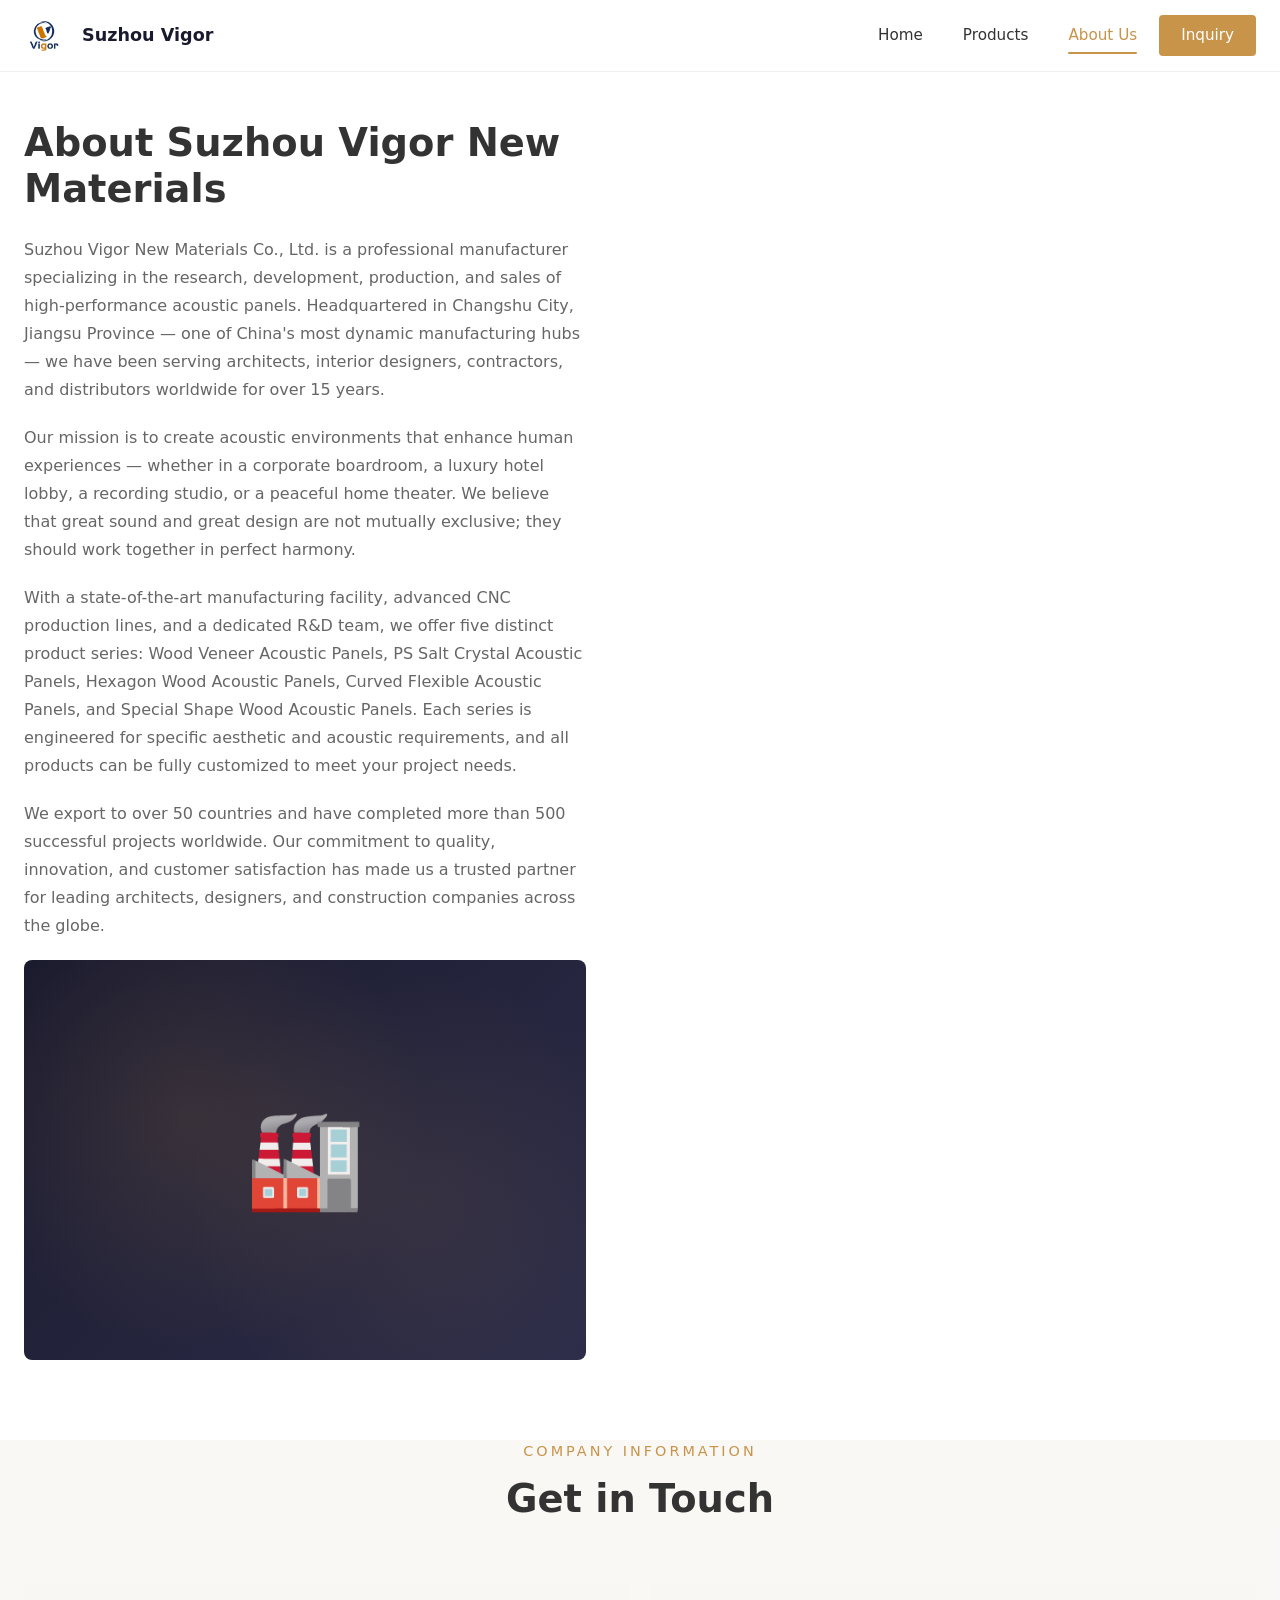
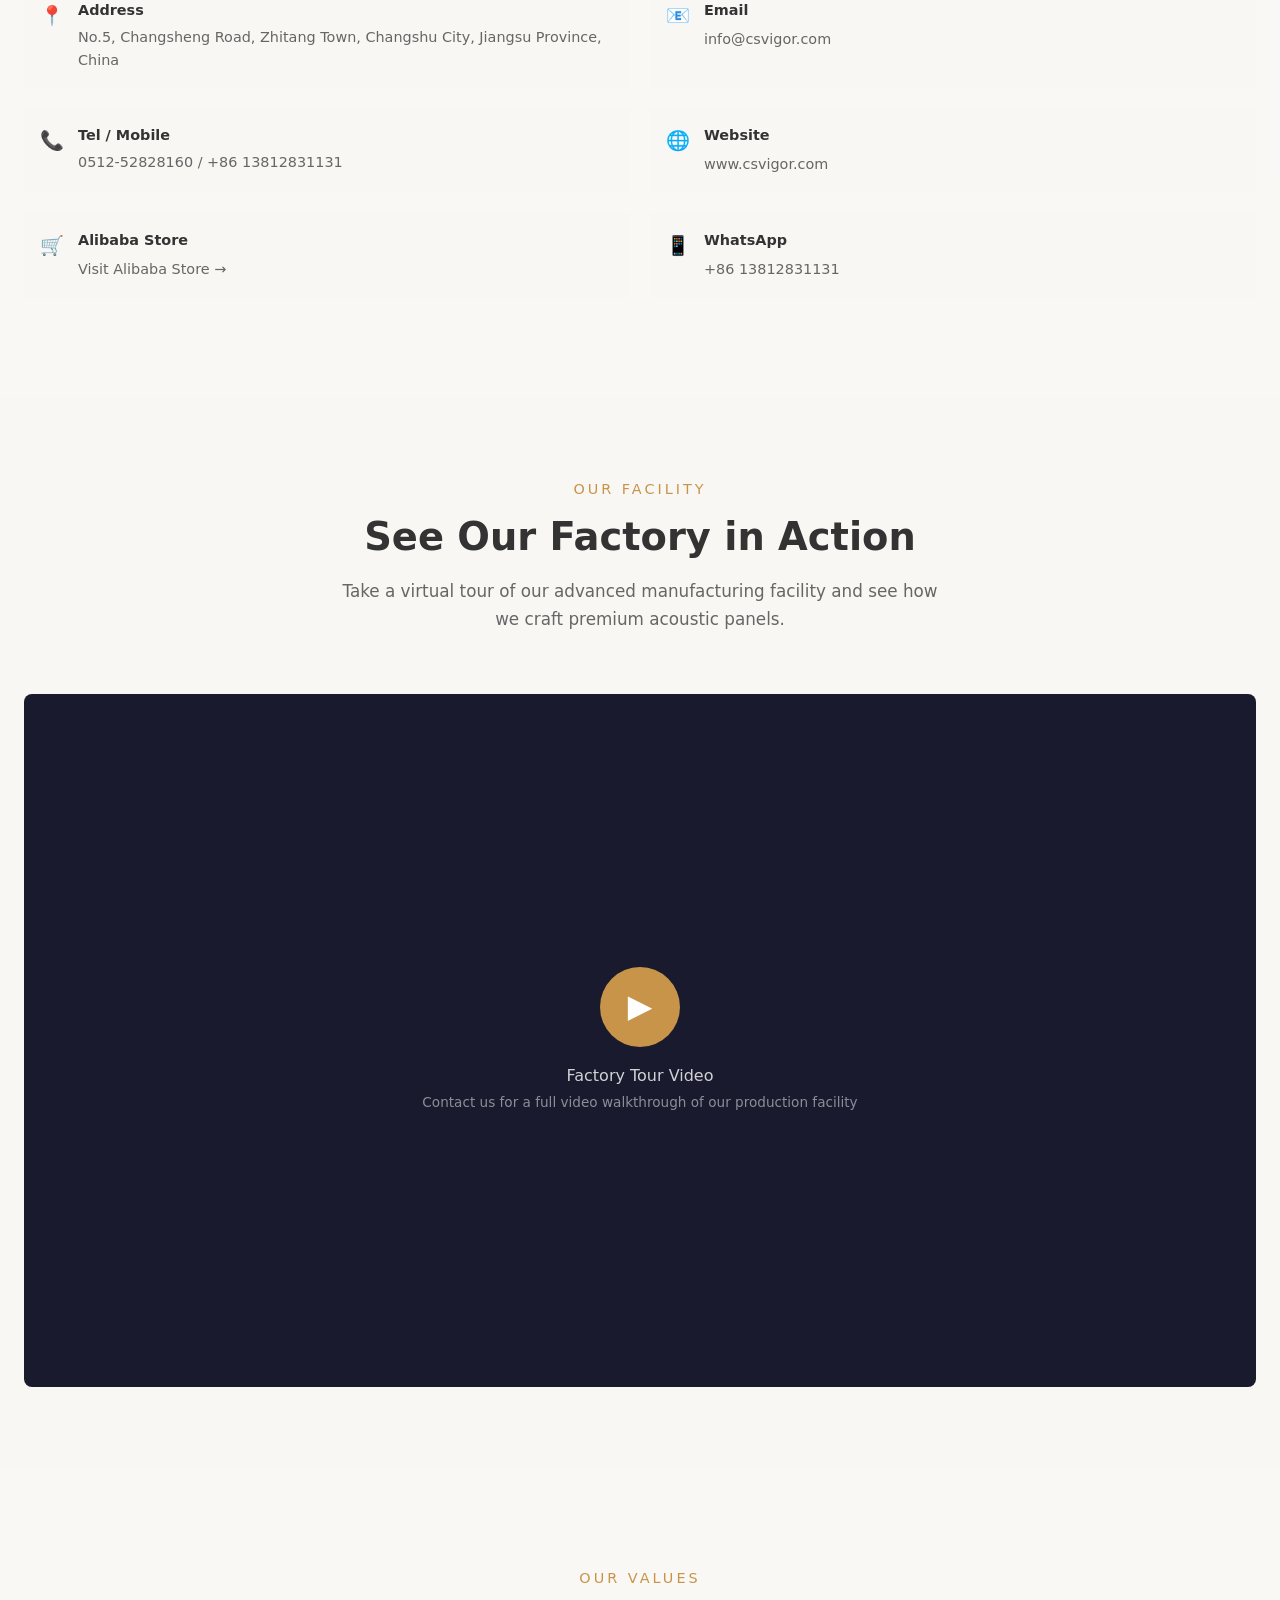
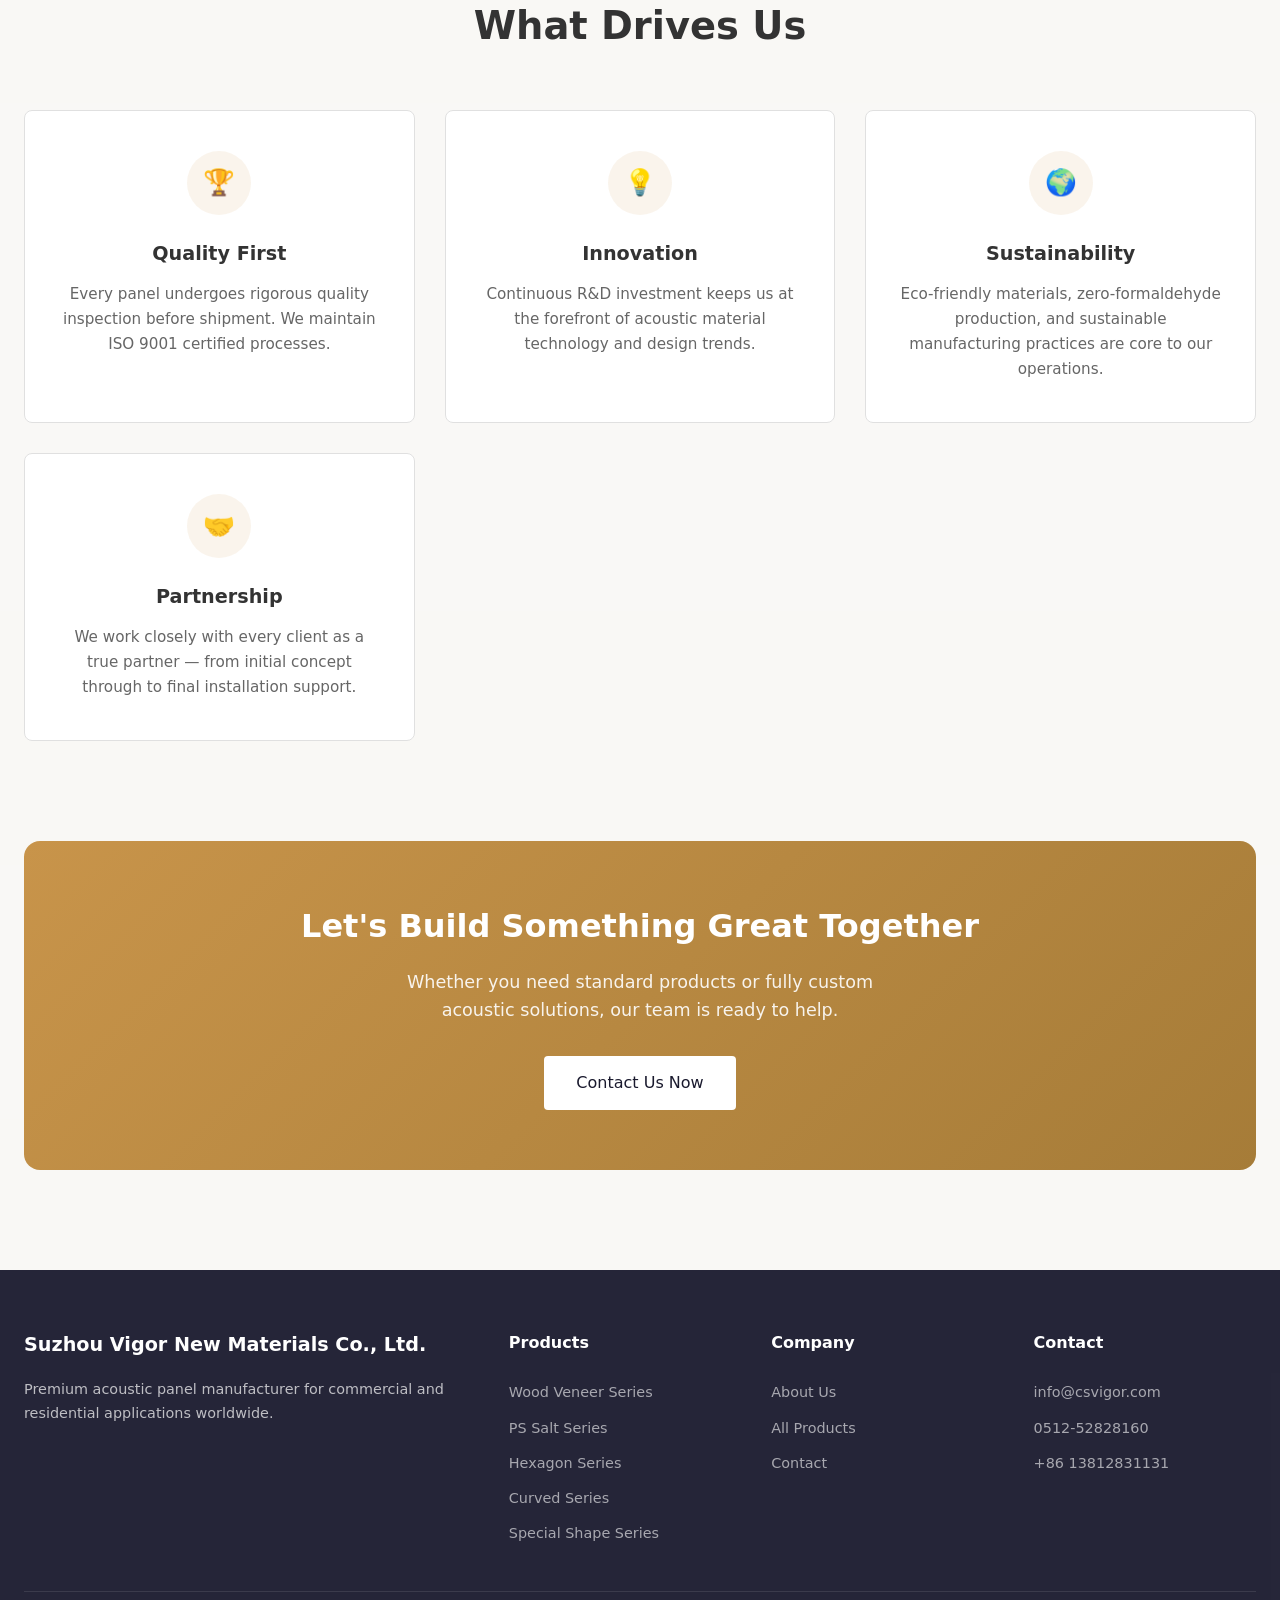
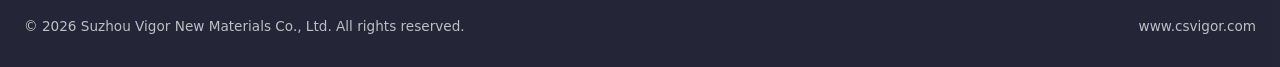
<file: about.html>
<!DOCTYPE html>
<html lang="en">
<head>
  <meta charset="UTF-8">
  <meta name="viewport" content="width=device-width, initial-scale=1.0">
  <title>About Us — Suzhou Vigor New Materials Co., Ltd.</title>
  <meta name="description" content="Learn about Suzhou Vigor New Materials Co., Ltd. — a leading acoustic panel manufacturer with over 15 years of experience serving global clients.">
  <link rel="stylesheet" href="css/style.css">
</head>
<body>

  <!-- Header -->
  <header class="header scrolled">
    <div class="container">
      <a href="index.html" class="logo">
        <img src="image/logo.png" alt="Suzhou Vigor Logo" style="height: 40px; width: auto; margin-right: 8px;">
        <span>Suzhou Vigor</span>
      </a>
      <nav class="nav">
        <a href="index.html">Home</a>
        <a href="products.html">Products</a>
        <a href="about.html" class="active">About Us</a>
        <a href="contact.html" class="nav-cta">Inquiry</a>
      </nav>
      <button class="menu-toggle" aria-label="Menu">
        <span></span><span></span><span></span>
      </button>
    </div>
  </header>

  <!-- About Intro -->
  <section class="about-intro">
    <div class="container">
      <div class="about-text animate-fade-in-up">
        <h1>About Suzhou Vigor New Materials</h1>
        <p>
          Suzhou Vigor New Materials Co., Ltd. is a professional manufacturer specializing in the research,
          development, production, and sales of high-performance acoustic panels. Headquartered in Changshu City,
          Jiangsu Province — one of China's most dynamic manufacturing hubs — we have been serving architects,
          interior designers, contractors, and distributors worldwide for over 15 years.
        </p>
        <p>
          Our mission is to create acoustic environments that enhance human experiences — whether in a corporate
          boardroom, a luxury hotel lobby, a recording studio, or a peaceful home theater. We believe that great
          sound and great design are not mutually exclusive; they should work together in perfect harmony.
        </p>
        <p>
          With a state-of-the-art manufacturing facility, advanced CNC production lines, and a dedicated R&D team,
          we offer five distinct product series: Wood Veneer Acoustic Panels, PS Salt Crystal Acoustic Panels,
          Hexagon Wood Acoustic Panels, Curved Flexible Acoustic Panels, and Special Shape Wood Acoustic Panels.
          Each series is engineered for specific aesthetic and acoustic requirements, and all products can be
          fully customized to meet your project needs.
        </p>
        <p>
          We export to over 50 countries and have completed more than 500 successful projects worldwide.
          Our commitment to quality, innovation, and customer satisfaction has made us a trusted partner
          for leading architects, designers, and construction companies across the globe.
        </p>
      </div>
      <div class="about-image animate-fade-in-up delay-2">
        <span style="font-size:6rem;z-index:1;position:relative;">🏭</span>
      </div>
    </div>
  </section>

  <!-- Company Details -->
  <section class="section" style="padding-top:0;">
    <div class="container">
      <div class="section-header">
        <p class="section-label">Company Information</p>
        <h2 class="section-title">Get in Touch</h2>
      </div>
      <div class="company-info-grid">
        <div class="company-info-item">
          <span class="info-icon">📍</span>
          <div>
            <h4>Address</h4>
            <p>No.5, Changsheng Road, Zhitang Town, Changshu City, Jiangsu Province, China</p>
          </div>
        </div>
        <div class="company-info-item">
          <span class="info-icon">📧</span>
          <div>
            <h4>Email</h4>
            <a href="mailto:info@csvigor.com">info@csvigor.com</a>
          </div>
        </div>
        <div class="company-info-item">
          <span class="info-icon">📞</span>
          <div>
            <h4>Tel / Mobile</h4>
            <p><a href="tel:+8651225282160">0512-52828160</a> / <a href="tel:+8613812831131">+86 13812831131</a></p>
          </div>
        </div>
        <div class="company-info-item">
          <span class="info-icon">🌐</span>
          <div>
            <h4>Website</h4>
            <a href="https://www.csvigor.com" target="_blank">www.csvigor.com</a>
          </div>
        </div>
        <div class="company-info-item">
          <span class="info-icon">🛒</span>
          <div>
            <h4>Alibaba Store</h4>
            <a href="https://szfet.m.en.alibaba.com/?spm=a2700.details.0.0.290514a9OiEON9&wx_navbar_transparent=true&wx_screen_direc=portrait&productId=1601873678937&from=detail_company_card" target="_blank">Visit Alibaba Store →</a>
          </div>
        </div>
        <div class="company-info-item">
          <span class="info-icon">📱</span>
          <div>
            <h4>WhatsApp</h4>
            <a href="https://wa.me/8613812831131" target="_blank">+86 13812831131</a>
          </div>
        </div>
      </div>
    </div>
  </section>

  <!-- Video Section -->
  <section class="video-section">
    <div class="container">
      <div class="section-header">
        <p class="section-label">Our Facility</p>
        <h2 class="section-title">See Our Factory in Action</h2>
        <p class="section-desc">Take a virtual tour of our advanced manufacturing facility and see how we craft premium acoustic panels.</p>
      </div>
      <div class="video-wrapper animate-fade-in-up">
        <div class="video-placeholder">
          <div class="play-icon">▶</div>
          <p style="color:rgba(255,255,255,0.8);">Factory Tour Video</p>
          <p style="color:rgba(255,255,255,0.5);font-size:0.85rem;margin-top:4px;">Contact us for a full video walkthrough of our production facility</p>
        </div>
      </div>
    </div>
  </section>

  <!-- Our Values -->
  <section class="section">
    <div class="container">
      <div class="section-header">
        <p class="section-label">Our Values</p>
        <h2 class="section-title">What Drives Us</h2>
      </div>
      <div class="features-grid">
        <div class="feature-card animate-fade-in-up delay-1">
          <div class="feature-icon">🏆</div>
          <h3>Quality First</h3>
          <p>Every panel undergoes rigorous quality inspection before shipment. We maintain ISO 9001 certified processes.</p>
        </div>
        <div class="feature-card animate-fade-in-up delay-2">
          <div class="feature-icon">💡</div>
          <h3>Innovation</h3>
          <p>Continuous R&D investment keeps us at the forefront of acoustic material technology and design trends.</p>
        </div>
        <div class="feature-card animate-fade-in-up delay-3">
          <div class="feature-icon">🌍</div>
          <h3>Sustainability</h3>
          <p>Eco-friendly materials, zero-formaldehyde production, and sustainable manufacturing practices are core to our operations.</p>
        </div>
        <div class="feature-card animate-fade-in-up delay-1">
          <div class="feature-icon">🤝</div>
          <h3>Partnership</h3>
          <p>We work closely with every client as a true partner — from initial concept through to final installation support.</p>
        </div>
      </div>
    </div>
  </section>

  <!-- CTA -->
  <section class="section" style="padding-top:0;">
    <div class="container">
      <div class="cta-banner animate-fade-in-up">
        <h2>Let's Build Something Great Together</h2>
        <p>Whether you need standard products or fully custom acoustic solutions, our team is ready to help.</p>
        <a href="contact.html" class="btn btn-white">Contact Us Now</a>
      </div>
    </div>
  </section>

  <!-- Footer -->
  <footer class="footer">
    <div class="container">
      <div class="footer-grid">
        <div class="footer-brand">
          <h3>Suzhou Vigor New Materials Co., Ltd.</h3>
          <p>Premium acoustic panel manufacturer for commercial and residential applications worldwide.</p>
        </div>
        <div class="footer-col">
          <h4>Products</h4>
          <a href="product-detail.html?id=wood-veneer">Wood Veneer Series</a>
          <a href="product-detail.html?id=ps-salt">PS Salt Series</a>
          <a href="product-detail.html?id=hexagon-wood">Hexagon Series</a>
          <a href="product-detail.html?id=curved-flexible">Curved Series</a>
          <a href="product-detail.html?id=special-shape">Special Shape Series</a>
        </div>
        <div class="footer-col">
          <h4>Company</h4>
          <a href="about.html">About Us</a>
          <a href="products.html">All Products</a>
          <a href="contact.html">Contact</a>
        </div>
        <div class="footer-col">
          <h4>Contact</h4>
          <a href="mailto:info@csvigor.com">info@csvigor.com</a>
          <a href="tel:+8651225282160">0512-52828160</a>
          <a href="tel:+8613812831131">+86 13812831131</a>
        </div>
      </div>
      <div class="footer-bottom">
        <p>&copy; 2026 Suzhou Vigor New Materials Co., Ltd. All rights reserved.</p>
        <p><a href="https://www.csvigor.com" target="_blank">www.csvigor.com</a></p>
      </div>
    </div>
  </footer>

  <script src="js/main.js"></script>
</body>
</html>
</file>
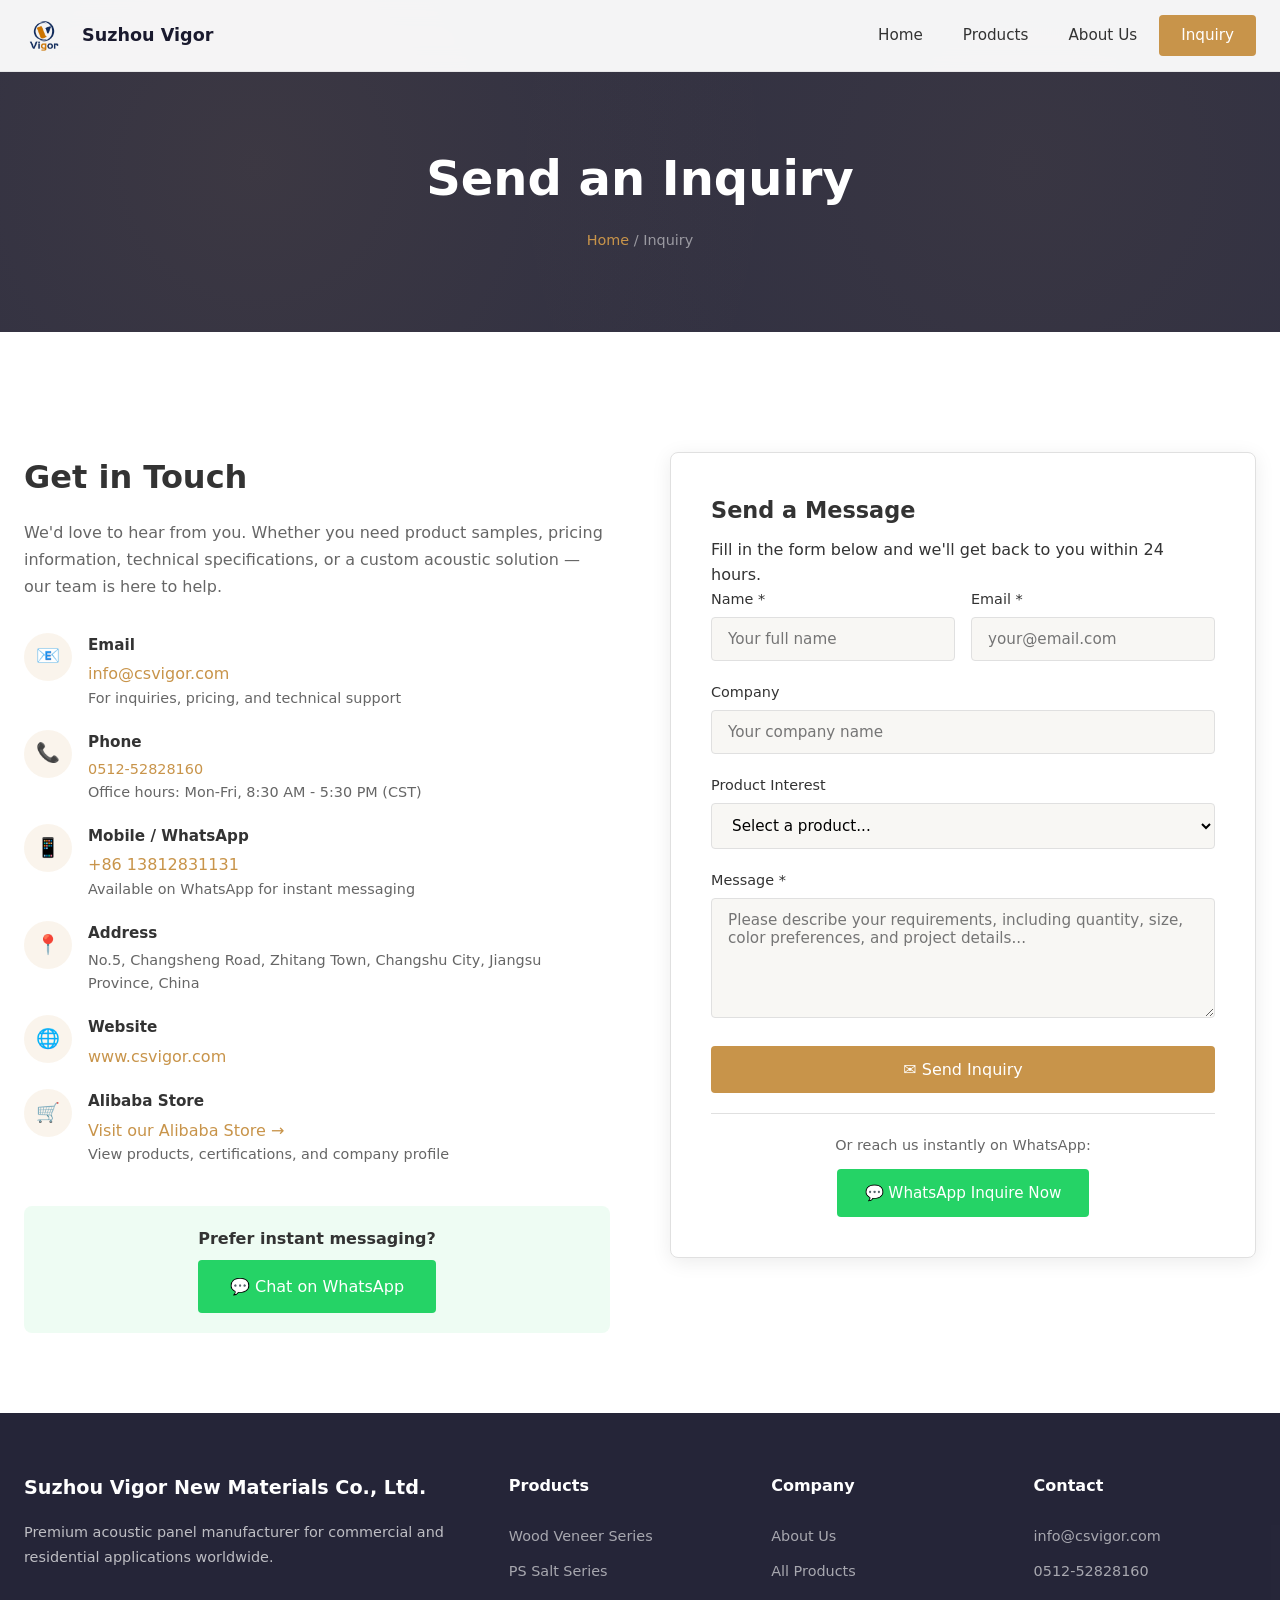
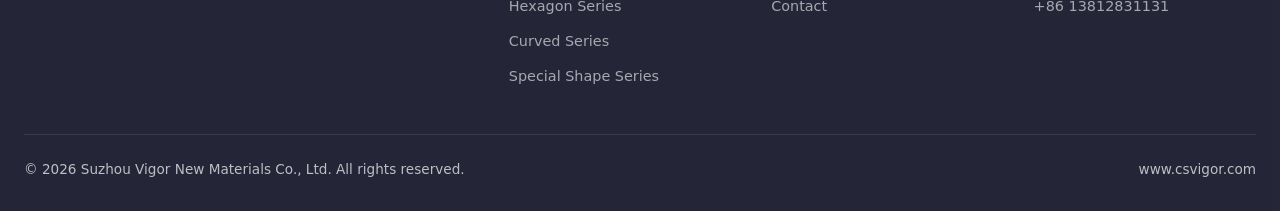
<file: contact.html>
<!DOCTYPE html>
<html lang="en">
<head>
  <meta charset="UTF-8">
  <meta name="viewport" content="width=device-width, initial-scale=1.0">
  <title>Inquiry — Suzhou Vigor New Materials Co., Ltd.</title>
  <meta name="description" content="Send an inquiry to Suzhou Vigor New Materials for acoustic panels. Contact us via email, WhatsApp, phone, or the inquiry form.">
  <link rel="stylesheet" href="css/style.css">
</head>
<body>

  <!-- Header -->
  <header class="header scrolled">
    <div class="container">
      <a href="index.html" class="logo">
        <img src="image/logo.png" alt="Suzhou Vigor Logo" style="height: 40px; width: auto; margin-right: 8px;">
        <span>Suzhou Vigor</span>
      </a>
      <nav class="nav">
        <a href="index.html">Home</a>
        <a href="products.html">Products</a>
        <a href="about.html">About Us</a>
        <a href="contact.html" class="nav-cta active">Inquiry</a>
      </nav>
      <button class="menu-toggle" aria-label="Menu">
        <span></span><span></span><span></span>
      </button>
    </div>
  </header>

  <!-- Page Hero -->
  <section class="page-hero">
    <div class="container">
      <h1>Send an Inquiry</h1>
      <p class="breadcrumb"><a href="index.html">Home</a> / Inquiry</p>
    </div>
  </section>

  <!-- Contact Section -->
  <section>
    <div class="container">
      <div class="contact-grid">
        <!-- Info Side -->
        <div class="contact-info animate-fade-in-up">
          <h2>Get in Touch</h2>
          <p>We'd love to hear from you. Whether you need product samples, pricing information, technical specifications, or a custom acoustic solution — our team is here to help.</p>

          <div class="contact-methods">
            <div class="contact-method">
              <div class="contact-method-icon">📧</div>
              <div>
                <h4>Email</h4>
                <a href="mailto:info@csvigor.com">info@csvigor.com</a>
                <p>For inquiries, pricing, and technical support</p>
              </div>
            </div>
            <div class="contact-method">
              <div class="contact-method-icon">📞</div>
              <div>
                <h4>Phone</h4>
                <p><a href="tel:+8651225282160">0512-52828160</a></p>
                <p>Office hours: Mon-Fri, 8:30 AM - 5:30 PM (CST)</p>
              </div>
            </div>
            <div class="contact-method">
              <div class="contact-method-icon">📱</div>
              <div>
                <h4>Mobile / WhatsApp</h4>
                <a href="https://wa.me/8613812831131" target="_blank">+86 13812831131</a>
                <p>Available on WhatsApp for instant messaging</p>
              </div>
            </div>
            <div class="contact-method">
              <div class="contact-method-icon">📍</div>
              <div>
                <h4>Address</h4>
                <p>No.5, Changsheng Road, Zhitang Town, Changshu City, Jiangsu Province, China</p>
              </div>
            </div>
            <div class="contact-method">
              <div class="contact-method-icon">🌐</div>
              <div>
                <h4>Website</h4>
                <a href="https://www.csvigor.com" target="_blank">www.csvigor.com</a>
              </div>
            </div>
            <div class="contact-method">
              <div class="contact-method-icon">🛒</div>
              <div>
                <h4>Alibaba Store</h4>
                <a href="https://szfet.m.en.alibaba.com/?spm=a2700.details.0.0.290514a9OiEON9&wx_navbar_transparent=true&wx_screen_direc=portrait&productId=1601873678937&from=detail_company_card" target="_blank">Visit our Alibaba Store →</a>
                <p>View products, certifications, and company profile</p>
              </div>
            </div>
          </div>

          <!-- WhatsApp Direct -->
          <div style="text-align:center;padding:20px;background:rgba(37,211,102,0.08);border-radius:8px;">
            <p style="font-weight:600;margin-bottom:8px;">Prefer instant messaging?</p>
            <a href="https://wa.me/8613812831131?text=Hello, I am interested in your acoustic panels. Please send me more information." target="_blank" class="whatsapp-btn" style="display:inline-flex;align-items:center;gap:8px;padding:14px 32px;background:#25D366;color:#fff;border-radius:4px;font-weight:500;font-size:1rem;">
              💬 Chat on WhatsApp
            </a>
          </div>
        </div>

        <!-- Form Side -->
        <div class="animate-fade-in-up delay-2">
          <div class="contact-form-card">
            <div id="form-fields">
              <h3>Send a Message</h3>
              <p>Fill in the form below and we'll get back to you within 24 hours.</p>

              <form id="inquiry-form">
                <div class="form-row">
                  <div class="form-group">
                    <label for="inq-name">Name *</label>
                    <input type="text" id="inq-name" placeholder="Your full name" required>
                  </div>
                  <div class="form-group">
                    <label for="inq-email">Email *</label>
                    <input type="email" id="inq-email" placeholder="your@email.com" required>
                  </div>
                </div>
                <div class="form-group">
                  <label for="inq-company">Company</label>
                  <input type="text" id="inq-company" placeholder="Your company name">
                </div>
                <div class="form-group">
                  <label for="inq-product">Product Interest</label>
                  <select id="inq-product">
                    <option value="">Select a product...</option>
                    <option value="Wood Veneer Acoustic Panel">Wood Veneer Acoustic Panel</option>
                    <option value="PS Salt Acoustic Panel">PS Salt Acoustic Panel</option>
                    <option value="Hexagon Wood Acoustic Panel">Hexagon Wood Acoustic Panel</option>
                    <option value="Curved Flexible Acoustic Panel">Curved Flexible Acoustic Panel</option>
                    <option value="Special Shape Wood Acoustic Panel">Special Shape Wood Acoustic Panel</option>
                    <option value="Multiple Products / General Inquiry">Multiple Products / General Inquiry</option>
                  </select>
                </div>
                <div class="form-group">
                  <label for="inq-message">Message *</label>
                  <textarea id="inq-message" placeholder="Please describe your requirements, including quantity, size, color preferences, and project details..." required></textarea>
                </div>
                <button type="submit" class="btn btn-primary" style="width:100%;justify-content:center;">
                  ✉️ Send Inquiry
                </button>
              </form>

              <div class="whatsapp-inquiry">
                <p>Or reach us instantly on WhatsApp:</p>
                <a href="https://wa.me/8613812831131?text=Hello, I would like to inquire about your acoustic panels." target="_blank" class="whatsapp-btn">💬 WhatsApp Inquire Now</a>
              </div>
            </div>

            <div class="form-success" id="form-success">
              <div class="success-icon">✅</div>
              <h3>Inquiry Sent!</h3>
              <p>Your email client should open shortly. If it doesn't, please email us directly at <strong>info@csvigor.com</strong>.</p>
              <p style="margin-top:12px;">We typically respond within 24 hours on business days.</p>
              <a href="products.html" class="btn btn-primary" style="margin-top:20px;">Continue Browsing Products</a>
            </div>
          </div>
        </div>
      </div>
    </div>
  </section>

  <!-- Footer -->
  <footer class="footer">
    <div class="container">
      <div class="footer-grid">
        <div class="footer-brand">
          <h3>Suzhou Vigor New Materials Co., Ltd.</h3>
          <p>Premium acoustic panel manufacturer for commercial and residential applications worldwide.</p>
        </div>
        <div class="footer-col">
          <h4>Products</h4>
          <a href="product-detail.html?id=wood-veneer">Wood Veneer Series</a>
          <a href="product-detail.html?id=ps-salt">PS Salt Series</a>
          <a href="product-detail.html?id=hexagon-wood">Hexagon Series</a>
          <a href="product-detail.html?id=curved-flexible">Curved Series</a>
          <a href="product-detail.html?id=special-shape">Special Shape Series</a>
        </div>
        <div class="footer-col">
          <h4>Company</h4>
          <a href="about.html">About Us</a>
          <a href="products.html">All Products</a>
          <a href="contact.html">Contact</a>
        </div>
        <div class="footer-col">
          <h4>Contact</h4>
          <a href="mailto:info@csvigor.com">info@csvigor.com</a>
          <a href="tel:+8651225282160">0512-52828160</a>
          <a href="tel:+8613812831131">+86 13812831131</a>
        </div>
      </div>
      <div class="footer-bottom">
        <p>&copy; 2026 Suzhou Vigor New Materials Co., Ltd. All rights reserved.</p>
        <p><a href="https://www.csvigor.com" target="_blank">www.csvigor.com</a></p>
      </div>
    </div>
  </footer>

  <script src="js/main.js"></script>
</body>
</html>
</file>
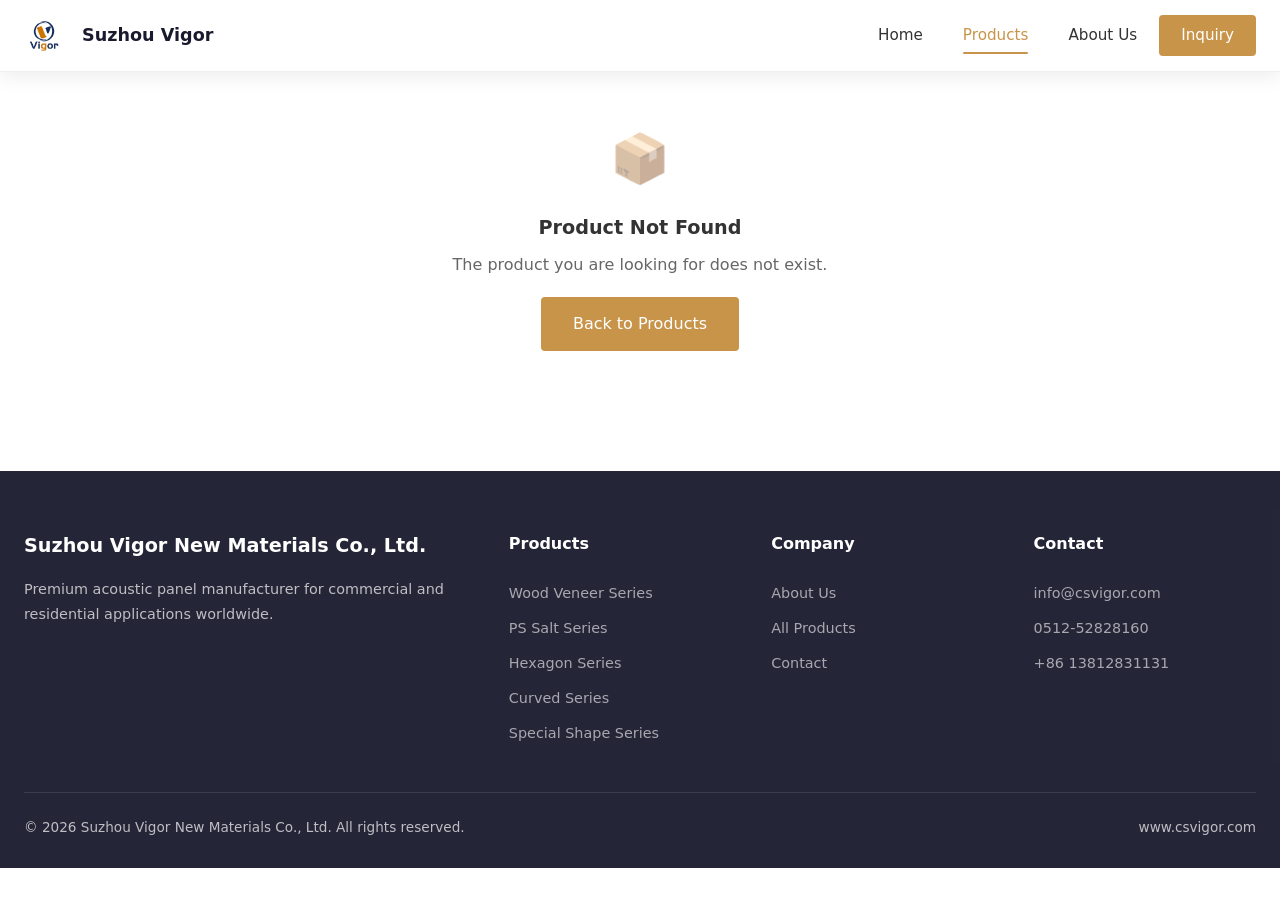
<file: product-detail.html>
<!DOCTYPE html>
<html lang="en">
<head>
  <meta charset="UTF-8">
  <meta name="viewport" content="width=device-width, initial-scale=1.0">
  <title>Product Detail — Suzhou Vigor New Materials Co., Ltd.</title>
  <meta name="description" content="Detailed product information, specifications, and inquiry options for Suzhou Vigor acoustic panels.">
  <link rel="stylesheet" href="css/style.css">
</head>
<body>

  <!-- Header -->
  <header class="header scrolled">
    <div class="container">
      <a href="index.html" class="logo">
        <img src="image/logo.png" alt="Suzhou Vigor Logo" style="height: 40px; width: auto; margin-right: 8px;">
        <span>Suzhou Vigor</span>
      </a>
      <nav class="nav">
        <a href="index.html">Home</a>
        <a href="products.html" class="active">Products</a>
        <a href="about.html">About Us</a>
        <a href="contact.html" class="nav-cta">Inquiry</a>
      </nav>
      <button class="menu-toggle" aria-label="Menu">
        <span></span><span></span><span></span>
      </button>
    </div>
  </header>

  <!-- Product Detail -->
  <div id="product-detail-container">
    <div class="product-detail">
      <div class="container">
        <a href="products.html" class="back-link">← Back to Products</a>

        <div class="product-detail-grid">
          <!-- Gallery -->
          <div class="product-gallery">
            <div class="product-main-img" id="product-main-img">
              <span id="product-icon" style="position:relative;z-index:1;font-size:5rem;">🪵</span>
            </div>
            <div class="product-thumbnails" id="product-thumbnails">
              <!-- Rendered by JS -->
            </div>
          </div>

          <!-- Product Info -->
          <div class="product-info">
            <span class="category-tag" id="product-category">Wood Veneer Series</span>
            <h1 id="product-name">Wood Veneer Acoustic Panel</h1>
            <p class="product-description" id="product-description"></p>

            <table class="specs-table" id="specs-table">
              <!-- Rendered by JS -->
            </table>

            <div class="product-actions">
              <a href="contact.html" class="btn btn-primary">Send Inquiry</a>
              <a href="#" id="whatsapp-product-link" class="btn btn-outline" style="color:var(--color-primary);border-color:var(--color-primary);">WhatsApp Inquiry</a>
            </div>
          </div>
        </div>

        <!-- Tabs -->
        <div class="detail-tabs">
          <div class="tab-nav">
            <button class="tab-btn active" onclick="switchTab('features')">Features</button>
            <button class="tab-btn" onclick="switchTab('details')">Details</button>
            <button class="tab-btn" onclick="switchTab('specs')">Specifications</button>
          </div>

          <div class="tab-content active" id="tab-features">
            <div class="detail-features" id="detail-features">
              <!-- Rendered by JS -->
            </div>
          </div>

          <div class="tab-content" id="tab-details">
            <p id="detail-description"></p>
          </div>

          <div class="tab-content" id="tab-specs">
            <table class="specs-table" id="full-specs-table">
              <!-- Same as above specs -->
            </table>
          </div>
        </div>
      </div>
    </div>
  </div>

  <!-- Footer -->
  <footer class="footer">
    <div class="container">
      <div class="footer-grid">
        <div class="footer-brand">
          <h3>Suzhou Vigor New Materials Co., Ltd.</h3>
          <p>Premium acoustic panel manufacturer for commercial and residential applications worldwide.</p>
        </div>
        <div class="footer-col">
          <h4>Products</h4>
          <a href="product-detail.html?id=wood-veneer">Wood Veneer Series</a>
          <a href="product-detail.html?id=ps-salt">PS Salt Series</a>
          <a href="product-detail.html?id=hexagon-wood">Hexagon Series</a>
          <a href="product-detail.html?id=curved-flexible">Curved Series</a>
          <a href="product-detail.html?id=special-shape">Special Shape Series</a>
        </div>
        <div class="footer-col">
          <h4>Company</h4>
          <a href="about.html">About Us</a>
          <a href="products.html">All Products</a>
          <a href="contact.html">Contact</a>
        </div>
        <div class="footer-col">
          <h4>Contact</h4>
          <a href="mailto:info@csvigor.com">info@csvigor.com</a>
          <a href="tel:+8651225282160">0512-52828160</a>
          <a href="tel:+8613812831131">+86 13812831131</a>
        </div>
      </div>
      <div class="footer-bottom">
        <p>&copy; 2026 Suzhou Vigor New Materials Co., Ltd. All rights reserved.</p>
        <p><a href="https://www.csvigor.com" target="_blank">www.csvigor.com</a></p>
      </div>
    </div>
  </footer>

  <script src="js/products.js"></script>
  <script src="js/main.js"></script>
</body>
</html>
</file>
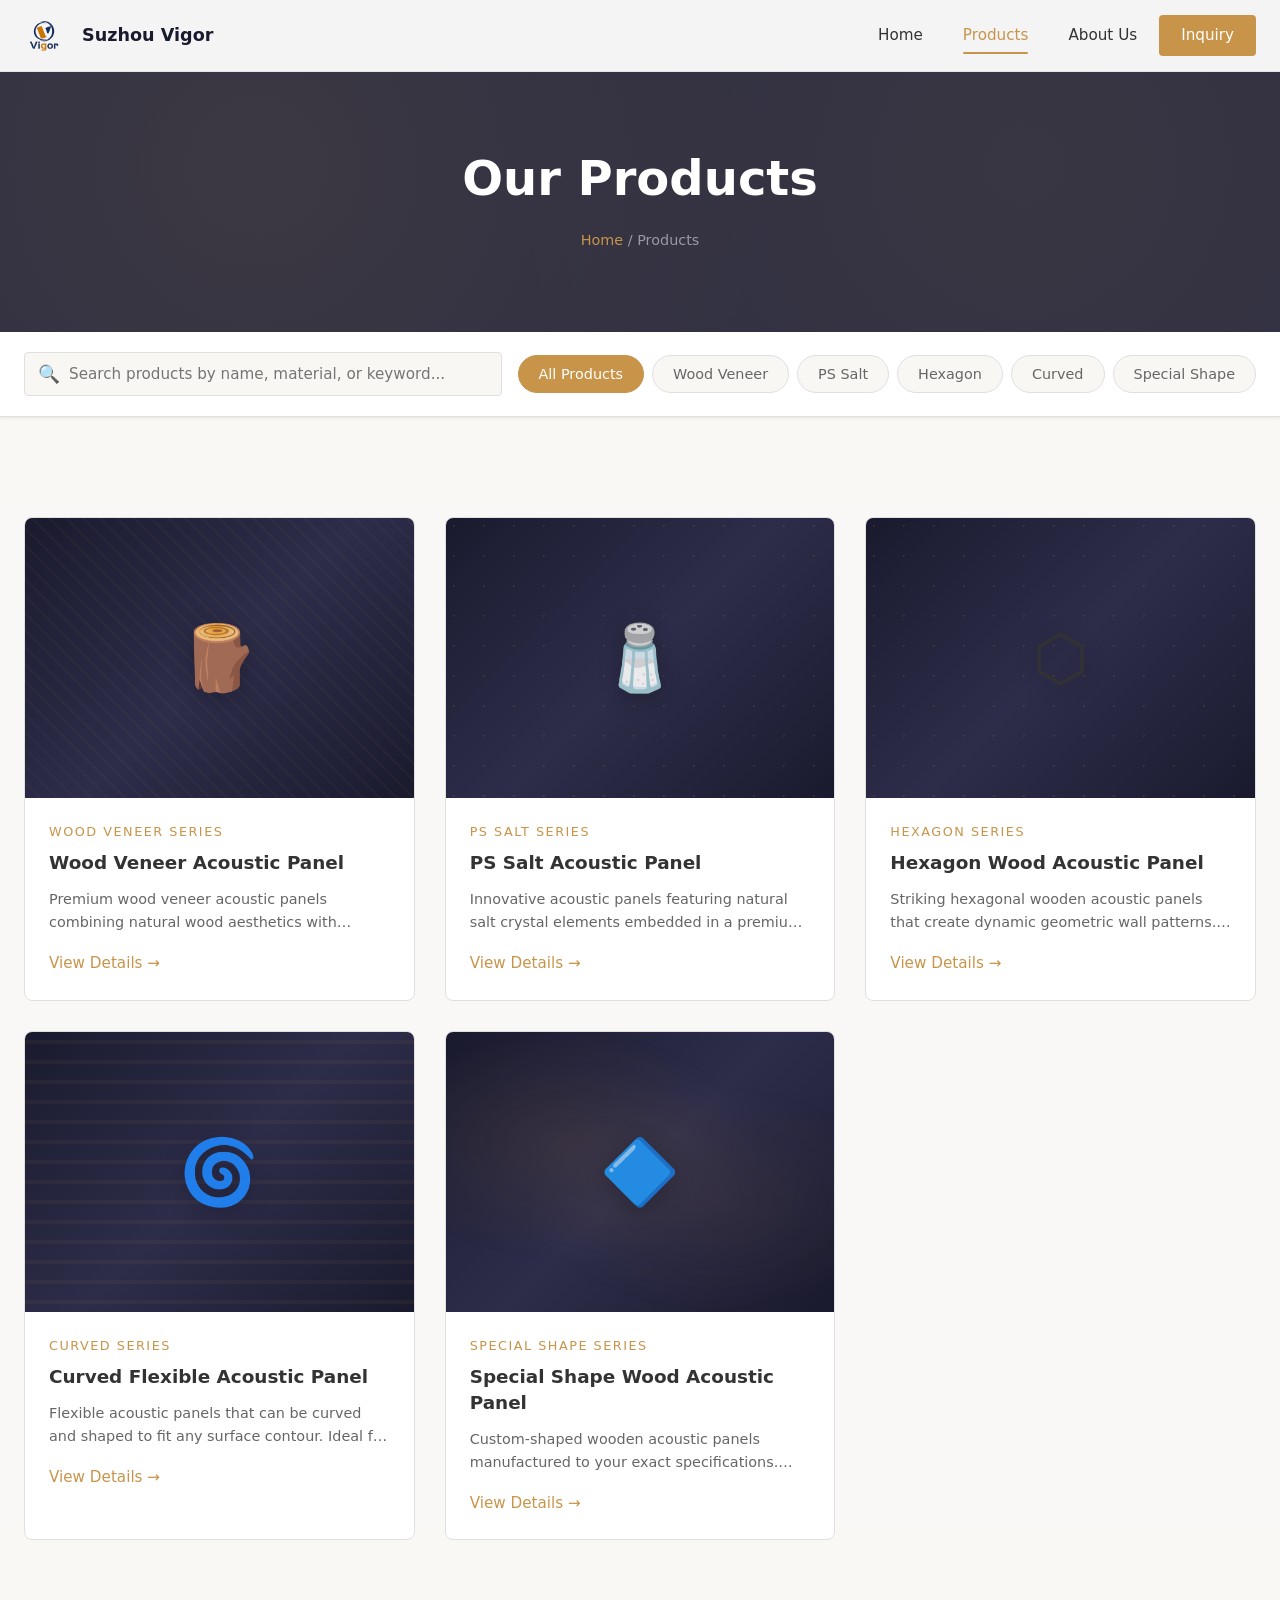
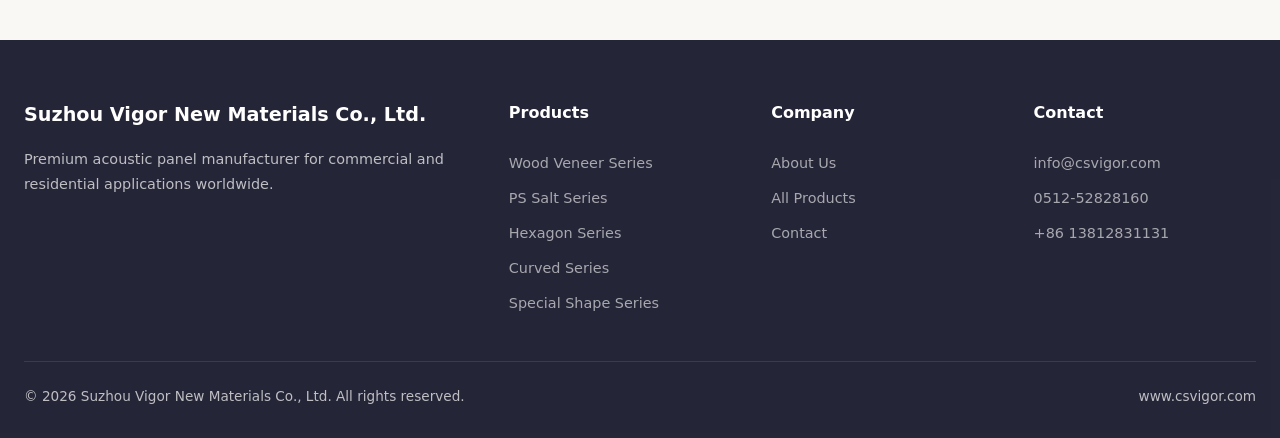
<file: products.html>
<!DOCTYPE html>
<html lang="en">
<head>
  <meta charset="UTF-8">
  <meta name="viewport" content="width=device-width, initial-scale=1.0">
  <title>Products — Suzhou Vigor New Materials Co., Ltd.</title>
  <meta name="description" content="Browse our complete range of acoustic panels: Wood Veneer, PS Salt Crystal, Hexagon Wood, Curved Flexible, and Special Shape acoustic panels.">
  <link rel="stylesheet" href="css/style.css">
</head>
<body>

  <!-- Header -->
  <header class="header scrolled">
    <div class="container">
      <a href="index.html" class="logo">
        <img src="image/logo.png" alt="Suzhou Vigor Logo" style="height: 40px; width: auto; margin-right: 8px;">
        <span>Suzhou Vigor</span>
      </a>
      <nav class="nav">
        <a href="index.html">Home</a>
        <a href="products.html" class="active">Products</a>
        <a href="about.html">About Us</a>
        <a href="contact.html" class="nav-cta">Inquiry</a>
      </nav>
      <button class="menu-toggle" aria-label="Menu">
        <span></span><span></span><span></span>
      </button>
    </div>
  </header>

  <!-- Page Hero -->
  <section class="page-hero">
    <div class="container">
      <h1>Our Products</h1>
      <p class="breadcrumb"><a href="index.html">Home</a> / Products</p>
    </div>
  </section>

  <!-- Search & Filter Bar -->
  <div class="search-filter-bar">
    <div class="container">
      <div class="search-box">
        <span class="search-icon">🔍</span>
        <input type="text" id="product-search" placeholder="Search products by name, material, or keyword...">
      </div>
      <div class="filter-tabs">
        <button class="filter-tab active" data-category="all">All Products</button>
        <button class="filter-tab" data-category="wood-veneer">Wood Veneer</button>
        <button class="filter-tab" data-category="ps-salt">PS Salt</button>
        <button class="filter-tab" data-category="hexagon-wood">Hexagon</button>
        <button class="filter-tab" data-category="curved-flexible">Curved</button>
        <button class="filter-tab" data-category="special-shape">Special Shape</button>
      </div>
    </div>
  </div>

  <!-- Products Grid -->
  <section class="section">
    <div class="container">
      <div class="products-grid" id="products-grid">
        <!-- Rendered by JS -->
      </div>
    </div>
  </section>

  <!-- Footer -->
  <footer class="footer">
    <div class="container">
      <div class="footer-grid">
        <div class="footer-brand">
          <h3>Suzhou Vigor New Materials Co., Ltd.</h3>
          <p>Premium acoustic panel manufacturer for commercial and residential applications worldwide.</p>
        </div>
        <div class="footer-col">
          <h4>Products</h4>
          <a href="product-detail.html?id=wood-veneer">Wood Veneer Series</a>
          <a href="product-detail.html?id=ps-salt">PS Salt Series</a>
          <a href="product-detail.html?id=hexagon-wood">Hexagon Series</a>
          <a href="product-detail.html?id=curved-flexible">Curved Series</a>
          <a href="product-detail.html?id=special-shape">Special Shape Series</a>
        </div>
        <div class="footer-col">
          <h4>Company</h4>
          <a href="about.html">About Us</a>
          <a href="products.html">All Products</a>
          <a href="contact.html">Contact</a>
        </div>
        <div class="footer-col">
          <h4>Contact</h4>
          <a href="mailto:info@csvigor.com">info@csvigor.com</a>
          <a href="tel:+8651225282160">0512-52828160</a>
          <a href="tel:+8613812831131">+86 13812831131</a>
        </div>
      </div>
      <div class="footer-bottom">
        <p>&copy; 2026 Suzhou Vigor New Materials Co., Ltd. All rights reserved.</p>
        <p><a href="https://www.csvigor.com" target="_blank">www.csvigor.com</a></p>
      </div>
    </div>
  </footer>

  <script src="js/products.js"></script>
  <script src="js/main.js"></script>
</body>
</html>
</file>
<file: css/style.css>
/* ============================================
   Suzhou Vigor New Materials Co., Ltd.
   Acoustic Panel Website
   ============================================ */

/* --- CSS Variables --- */
:root {
  --color-primary: #1a1a2e;
  --color-primary-light: #2d2d4a;
  --color-accent: #c8944a;
  --color-accent-light: #d4a85c;
  --color-accent-dark: #a67c38;
  --color-bg: #f8f7f4;
  --color-bg-dark: #1a1a2e;
  --color-bg-card: #ffffff;
  --color-text: #333333;
  --color-text-light: #666666;
  --color-text-white: #ffffff;
  --color-border: #e0e0e0;
  --color-success: #4caf50;
  --color-error: #e74c3c;
  --shadow-sm: 0 1px 3px rgba(0,0,0,0.08);
  --shadow-md: 0 4px 20px rgba(0,0,0,0.08);
  --shadow-lg: 0 10px 40px rgba(0,0,0,0.12);
  --radius-sm: 4px;
  --radius-md: 8px;
  --radius-lg: 16px;
  --max-width: 1280px;
  --header-height: 72px;
  --transition: 0.3s cubic-bezier(0.25, 0.8, 0.25, 1.2);
}

/* --- Reset & Base --- */
*, *::before, *::after { box-sizing: border-box; margin: 0; padding: 0; }

html {
  scroll-behavior: smooth;
  font-size: 16px;
}

body {
  font-family: 'PingFang SC', 'Hiragino Sans GB', 'Microsoft YaHei', 'Noto Sans SC', system-ui, -apple-system, sans-serif;
  color: var(--color-text);
  /* [修改] 原为 background: var(--color-bg); 改为透明，使底层360全景图能够透出全屏显示 */
  background: transparent; 
  line-height: 1.6;
  -webkit-font-smoothing: antialiased;
}

a { text-decoration: none; color: inherit; }
ul, ol { list-style: none; }
img { max-width: 100%; display: block; }
button { cursor: pointer; font-family: inherit; border: none; outline: none; }
input, textarea, select { font-family: inherit; outline: none; }

.container { max-width: var(--max-width); margin: 0 auto; padding: 0 24px; }

/* --- Header / Navigation --- */
.header {
  position: fixed;
  top: 0;
  left: 0;
  right: 0;
  z-index: 1000;
  height: var(--header-height);
  background: rgba(255,255,255,0.95);
  backdrop-filter: blur(12px);
  -webkit-backdrop-filter: blur(12px);
  border-bottom: 1px solid rgba(0,0,0,0.06);
  transition: all var(--transition);
}

.header.scrolled { box-shadow: var(--shadow-md); }

.header .container {
  display: flex;
  align-items: center;
  justify-content: space-between;
  height: 100%;
}

.logo {
  display: flex;
  align-items: center;
  gap: 10px;
  font-weight: 600;
  font-size: 1.1rem;
  color: var(--color-primary);
}

.logo-icon {
  width: 40px;
  height: 40px;
  background: linear-gradient(135deg, var(--color-accent), var(--color-accent-dark));
  border-radius: var(--radius-sm);
  display: flex;
  align-items: center;
  justify-content: center;
  color: #fff;
  font-weight: 700;
  font-size: 0.8rem;
}

.nav { display: flex; align-items: center; gap: 4px; }

.nav a {
  padding: 8px 18px;
  border-radius: var(--radius-sm);
  font-size: 0.95rem;
  color: var(--color-text);
  transition: all var(--transition);
  position: relative;
}

.nav a:hover,
.nav a.active { color: var(--color-accent); }

.nav a.active::after {
  content: '';
  position: absolute;
  bottom: 2px;
  left: 18px;
  right: 18px;
  height: 2px;
  background: var(--color-accent);
  border-radius: 1px;
}

.nav-cta {
  background: var(--color-accent) !important;
  color: #fff !important;
  padding: 8px 22px !important;
  border-radius: var(--radius-sm) !important;
  font-weight: 500 !important;
  transition: all var(--transition) !important;
}

.nav-cta:hover {
  background: var(--color-accent-dark) !important;
  color: #fff !important;
}

.nav-cta::after { display: none !important; }

.menu-toggle {
  display: none;
  flex-direction: column;
  gap: 5px;
  background: none;
  padding: 4px;
}

.menu-toggle span {
  width: 24px;
  height: 2px;
  background: var(--color-text);
  border-radius: 1px;
  transition: all var(--transition);
}

/* --- Hero Section --- */
.hero {
  position: relative;
  min-height: 100vh;
  display: flex;
  align-items: center;
  overflow: hidden;
  /* [修改] 移除原有的 var(--color-primary) 纯色背景，使底下的画布内容无遮挡 */
  background: transparent; 
}

#three-canvas {
  /* [修改] 绝对定位改为固定定位(fixed)，使其不论怎么滚动都固定在屏幕上铺满 */
  position: fixed;
  top: 0;
  left: 0;
  width: 100vw;
  height: 100vh;
  z-index: -1; /* [修改] 将层级降到最低，充当网页全局背景 */
  pointer-events: none; /* [修改] 重点：允许鼠标点击穿透画布，这样就不会导致网页按钮无法点击 */
}

.hero-overlay {
  position: absolute;
  top: 0;
  left: 0;
  width: 100%;
  height: 100%;
  background: linear-gradient(
    180deg,
    rgba(26,26,46,0.55) 0%,
    rgba(26,26,46,0.75) 40%,
    rgba(26,26,46,0.92) 100%
  );
  z-index: 2;
}

.hero-content {
  position: relative;
  z-index: 3;
  max-width: 720px;
  padding: 120px 0 80px;
}

.hero-subtitle {
  font-size: 0.95rem;
  letter-spacing: 4px;
  text-transform: uppercase;
  color: var(--color-accent);
  margin-bottom: 20px;
  font-weight: 500;
}

.hero-title {
  font-size: clamp(2.5rem, 5vw, 4rem);
  font-weight: 700;
  color: #fff;
  line-height: 1.15;
  margin-bottom: 24px;
  letter-spacing: -0.02em;
}

.hero-title span { color: var(--color-accent); }

.hero-desc {
  font-size: 1.15rem;
  color: rgba(255,255,255,0.8);
  line-height: 1.75;
  margin-bottom: 40px;
  max-width: 560px;
}

.hero-buttons { display: flex; gap: 16px; flex-wrap: wrap; }

.btn {
  display: inline-flex;
  align-items: center;
  gap: 8px;
  padding: 14px 32px;
  border-radius: var(--radius-sm);
  font-size: 1rem;
  font-weight: 500;
  transition: all var(--transition);
  white-space: nowrap;
}

.btn-primary {
  background: var(--color-accent);
  color: #fff;
}

.btn-primary:hover {
  background: var(--color-accent-dark);
  transform: translateY(-2px);
  box-shadow: 0 8px 25px rgba(200,148,74,0.35);
}

.btn-outline {
  background: transparent;
  color: #fff;
  border: 1.5px solid rgba(255,255,255,0.35);
}

.btn-outline:hover {
  border-color: #fff;
  background: rgba(255,255,255,0.08);
}

.btn-white {
  background: #fff;
  color: var(--color-primary);
}

.btn-white:hover {
  background: #f0f0f0;
  transform: translateY(-2px);
  box-shadow: var(--shadow-md);
}

/* --- Section Common --- */
.section {
  padding: 100px 0;
  /* [修改] 为常规区块添加半透明白色背景，以便文字清晰可读，同时隐约透出下方的3D房间 */
  background: rgba(248, 247, 244, 0.85); 
}

.section-dark {
  /* [修改] 将原来的 var(--color-primary) 深色改为半透明深色，维持网站氛围并透出背景 */
  background: rgba(26, 26, 46, 0.9);
  color: #fff;
}

.section-header {
  text-align: center;
  margin-bottom: 60px;
}

.section-label {
  font-size: 0.9rem;
  letter-spacing: 3px;
  text-transform: uppercase;
  color: var(--color-accent);
  margin-bottom: 12px;
  font-weight: 500;
}

.section-title {
  font-size: clamp(1.8rem, 3vw, 2.6rem);
  font-weight: 700;
  line-height: 1.25;
  margin-bottom: 16px;
}

.section-desc {
  font-size: 1.05rem;
  color: var(--color-text-light);
  max-width: 600px;
  margin: 0 auto;
  line-height: 1.7;
}

.section-dark .section-title { color: #fff; }
.section-dark .section-desc { color: rgba(255,255,255,0.65); }

/* --- Feature Cards --- */
.features-grid {
  display: grid;
  grid-template-columns: repeat(3, 1fr);
  gap: 30px;
}

.feature-card {
  background: var(--color-bg-card);
  border-radius: var(--radius-md);
  padding: 40px 32px;
  border: 1px solid var(--color-border);
  transition: all var(--transition);
  text-align: center;
}

.feature-card:hover {
  transform: translateY(-6px);
  box-shadow: var(--shadow-lg);
  border-color: transparent;
}

.feature-icon {
  width: 64px;
  height: 64px;
  margin: 0 auto 24px;
  background: rgba(200,148,74,0.1);
  border-radius: 50%;
  display: flex;
  align-items: center;
  justify-content: center;
  font-size: 1.6rem;
}

.feature-card h3 {
  font-size: 1.2rem;
  font-weight: 600;
  margin-bottom: 12px;
}

.feature-card p {
  color: var(--color-text-light);
  font-size: 0.95rem;
  line-height: 1.65;
}

/* --- Product Cards --- */
.products-grid {
  display: grid;
  grid-template-columns: repeat(3, 1fr);
  gap: 30px;
}

.product-card {
  background: var(--color-bg-card);
  border-radius: var(--radius-md);
  overflow: hidden;
  border: 1px solid var(--color-border);
  transition: all var(--transition);
  cursor: pointer;
}

.product-card:hover {
  transform: translateY(-6px);
  box-shadow: var(--shadow-lg);
  border-color: transparent;
}

.product-card-img {
  height: 280px;
  background: linear-gradient(135deg, #1a1a2e 0%, #2d2d4a 50%, #1a1a2e 100%);
  display: flex;
  align-items: center;
  justify-content: center;
  position: relative;
  overflow: hidden;
}

.product-card-img .pattern {
  position: absolute;
  inset: 0;
  opacity: 0.3;
}

.hex-pattern {
  background-image:
    radial-gradient(circle at 25% 25%, rgba(200,148,74,0.4) 1px, transparent 1px),
    radial-gradient(circle at 75% 75%, rgba(200,148,74,0.3) 1px, transparent 1px);
  background-size: 30px 30px, 30px 30px;
  background-position: 0 0, 15px 15px;
}

.dot-pattern {
  background-image: radial-gradient(circle, rgba(200,148,74,0.3) 1px, transparent 1px);
  background-size: 20px 20px;
}

.diagonal-pattern {
  background: repeating-linear-gradient(
    45deg,
    transparent,
    transparent 10px,
    rgba(200,148,74,0.15) 10px,
    rgba(200,148,74,0.15) 12px
  );
}

.wave-pattern {
  background: repeating-linear-gradient(
    0deg,
    transparent,
    transparent 8px,
    rgba(200,148,74,0.2) 8px,
    rgba(200,148,74,0.2) 12px,
    transparent 12px,
    transparent 20px
  );
}

.organic-pattern {
  background-image:
    radial-gradient(ellipse at 30% 40%, rgba(200,148,74,0.35) 0%, transparent 50%),
    radial-gradient(ellipse at 70% 60%, rgba(200,148,74,0.25) 0%, transparent 50%);
}

.product-card-img .icon-placeholder {
  font-size: 4rem;
  z-index: 1;
  opacity: 0.9;
  filter: drop-shadow(0 4px 12px rgba(0,0,0,0.3));
}

.product-card-body { padding: 24px; }

.product-card-category {
  font-size: 0.8rem;
  color: var(--color-accent);
  text-transform: uppercase;
  letter-spacing: 1.5px;
  font-weight: 500;
  margin-bottom: 8px;
}

.product-card-body h3 {
  font-size: 1.15rem;
  font-weight: 600;
  margin-bottom: 12px;
  line-height: 1.4;
}

.product-card-body p {
  font-size: 0.9rem;
  color: var(--color-text-light);
  line-height: 1.6;
  margin-bottom: 16px;
  display: -webkit-box;
  -webkit-line-clamp: 2;
  -webkit-box-orient: vertical;
  overflow: hidden;
}

.product-card-link {
  color: var(--color-accent);
  font-weight: 500;
  font-size: 0.95rem;
  display: inline-flex;
  align-items: center;
  gap: 4px;
  transition: gap var(--transition);
}

.product-card:hover .product-card-link { gap: 8px; }

/* --- Categories Section --- */
.categories-grid {
  display: grid;
  grid-template-columns: repeat(5, 1fr);
  gap: 20px;
}

.category-card {
  background: rgba(255,255,255,0.06);
  border: 1px solid rgba(255,255,255,0.1);
  border-radius: var(--radius-md);
  padding: 30px 20px;
  text-align: center;
  transition: all var(--transition);
  cursor: pointer;
}

.category-card:hover {
  background: rgba(255,255,255,0.12);
  border-color: var(--color-accent);
  transform: translateY(-4px);
}

.category-card-icon {
  width: 56px;
  height: 56px;
  margin: 0 auto 16px;
  background: rgba(200,148,74,0.15);
  border-radius: 50%;
  display: flex;
  align-items: center;
  justify-content: center;
  font-size: 1.4rem;
}

.category-card h4 {
  font-size: 0.95rem;
  color: #fff;
  font-weight: 500;
}

/* --- Stats --- */
.stats-grid {
  display: grid;
  grid-template-columns: repeat(4, 1fr);
  gap: 30px;
}

.stat-item { text-align: center; }

.stat-number {
  font-size: 2.8rem;
  font-weight: 700;
  color: var(--color-accent);
  line-height: 1;
  margin-bottom: 8px;
}

.stat-label {
  color: rgba(255,255,255,0.7);
  font-size: 0.95rem;
}

/* --- CTA Banner --- */
.cta-banner {
  background: linear-gradient(135deg, var(--color-accent), var(--color-accent-dark));
  border-radius: var(--radius-lg);
  padding: 60px;
  text-align: center;
  color: #fff;
}

.cta-banner h2 {
  font-size: 2rem;
  font-weight: 700;
  margin-bottom: 16px;
}

.cta-banner p {
  font-size: 1.1rem;
  opacity: 0.9;
  margin-bottom: 32px;
  max-width: 500px;
  margin-inline: auto;
}

/* --- Products Page --- */
.page-hero {
  /* [修改] 将原来的 var(--color-primary) 改为半透明，透出全屏背景 */
  background: rgba(26, 26, 46, 0.9);
  padding: 140px 0 80px;
  text-align: center;
  position: relative;
  overflow: hidden;
}

.page-hero::before {
  content: '';
  position: absolute;
  inset: 0;
  background:
    radial-gradient(circle at 20% 50%, rgba(200,148,74,0.08) 0%, transparent 50%),
    radial-gradient(circle at 80% 50%, rgba(200,148,74,0.06) 0%, transparent 50%);
}

.page-hero h1 {
  font-size: clamp(2rem, 4vw, 3rem);
  font-weight: 700;
  color: #fff;
  margin-bottom: 12px;
  position: relative;
}

.page-hero .breadcrumb {
  color: rgba(255,255,255,0.5);
  font-size: 0.9rem;
  position: relative;
}

.page-hero .breadcrumb a { color: var(--color-accent); }

/* --- Search & Filter Bar --- */
.search-filter-bar {
  background: var(--color-bg-card);
  border-bottom: 1px solid var(--color-border);
  padding: 20px 0;
  position: sticky;
  top: var(--header-height);
  z-index: 100;
  box-shadow: var(--shadow-sm);
}

.search-filter-bar .container {
  display: flex;
  align-items: center;
  gap: 16px;
  flex-wrap: wrap;
}

.search-box {
  flex: 1;
  min-width: 240px;
  position: relative;
}

.search-box input {
  width: 100%;
  padding: 12px 16px 12px 44px;
  border: 1.5px solid var(--color-border);
  border-radius: var(--radius-sm);
  font-size: 0.95rem;
  background: var(--color-bg);
  transition: all var(--transition);
}

.search-box input:focus { border-color: var(--color-accent); }

.search-box .search-icon {
  position: absolute;
  left: 14px;
  top: 50%;
  transform: translateY(-50%);
  color: var(--color-text-light);
  font-size: 1.1rem;
}

.filter-tabs {
  display: flex;
  gap: 8px;
  flex-wrap: wrap;
}

.filter-tab {
  padding: 10px 20px;
  border-radius: 100px;
  font-size: 0.9rem;
  background: var(--color-bg);
  border: 1px solid var(--color-border);
  color: var(--color-text-light);
  transition: all var(--transition);
  cursor: pointer;
  white-space: nowrap;
}

.filter-tab:hover { border-color: var(--color-accent); color: var(--color-accent); }

.filter-tab.active {
  background: var(--color-accent);
  color: #fff;
  border-color: var(--color-accent);
}

/* --- Product Detail Page --- */
.product-detail { padding: 120px 0 80px; }

.back-link {
  display: inline-flex;
  align-items: center;
  gap: 6px;
  color: var(--color-accent);
  font-weight: 500;
  margin-bottom: 40px;
  font-size: 0.95rem;
}

.product-detail-grid {
  display: grid;
  grid-template-columns: 1fr 1fr;
  gap: 60px;
  margin-bottom: 80px;
}

.product-gallery { position: relative; }

.product-main-img {
  aspect-ratio: 1;
  background: linear-gradient(135deg, #1a1a2e, #2d2d4a);
  border-radius: var(--radius-md);
  display: flex;
  align-items: center;
  justify-content: center;
  font-size: 5rem;
  margin-bottom: 16px;
  position: relative;
  overflow: hidden;
}

.product-thumbnails {
  display: flex;
  gap: 12px;
}

.product-thumb {
  width: 80px;
  height: 80px;
  border-radius: var(--radius-sm);
  background: linear-gradient(135deg, #1a1a2e, #2d2d4a);
  border: 2px solid transparent;
  cursor: pointer;
  display: flex;
  align-items: center;
  justify-content: center;
  font-size: 1.5rem;
  transition: all var(--transition);
}

.product-thumb.active,
.product-thumb:hover { border-color: var(--color-accent); }

.product-info h1 {
  font-size: 2rem;
  font-weight: 700;
  margin-bottom: 8px;
}

.product-info .category-tag {
  display: inline-block;
  padding: 4px 14px;
  background: rgba(200,148,74,0.1);
  color: var(--color-accent);
  border-radius: 100px;
  font-size: 0.85rem;
  font-weight: 500;
  margin-bottom: 20px;
}

.product-description {
  color: var(--color-text-light);
  line-height: 1.75;
  margin-bottom: 30px;
  font-size: 0.95rem;
}

.specs-table {
  width: 100%;
  border-collapse: collapse;
  margin-bottom: 32px;
}

.specs-table tr {
  border-bottom: 1px solid var(--color-border);
}

.specs-table td {
  padding: 14px 0;
  font-size: 0.95rem;
}

.specs-table td:first-child {
  color: var(--color-text-light);
  width: 140px;
  font-weight: 500;
}

.product-actions {
  display: flex;
  gap: 12px;
  flex-wrap: wrap;
}

/* --- Product Detail Tabs --- */
.detail-tabs {
  margin-bottom: 80px;
}

.tab-nav {
  display: flex;
  border-bottom: 2px solid var(--color-border);
  gap: 8px;
  margin-bottom: 40px;
}

.tab-btn {
  padding: 14px 28px;
  font-size: 1rem;
  font-weight: 500;
  color: var(--color-text-light);
  background: none;
  border-bottom: 2px solid transparent;
  margin-bottom: -2px;
  transition: all var(--transition);
}

.tab-btn.active {
  color: var(--color-accent);
  border-bottom-color: var(--color-accent);
}

.tab-content { display: none; }

.tab-content.active { display: block; }

.tab-content p {
  color: var(--color-text-light);
  line-height: 1.8;
  margin-bottom: 16px;
}

.detail-features {
  display: grid;
  grid-template-columns: repeat(2, 1fr);
  gap: 16px;
  margin-top: 24px;
}

.detail-feature {
  display: flex;
  align-items: flex-start;
  gap: 12px;
  padding: 16px;
  background: var(--color-bg);
  border-radius: var(--radius-sm);
}

.detail-feature-icon {
  color: var(--color-accent);
  font-size: 1.2rem;
  flex-shrink: 0;
  margin-top: 2px;
}

/* --- Inquiry / Contact Page --- */
.contact-grid {
  display: grid;
  grid-template-columns: 1fr 1fr;
  gap: 60px;
  padding: 120px 0 80px;
}

.contact-info h2 {
  font-size: 2rem;
  font-weight: 700;
  margin-bottom: 16px;
}

.contact-info > p {
  color: var(--color-text-light);
  line-height: 1.7;
  margin-bottom: 32px;
}

.contact-methods { display: flex; flex-direction: column; gap: 20px; margin-bottom: 40px; }

.contact-method {
  display: flex;
  align-items: flex-start;
  gap: 16px;
}

.contact-method-icon {
  width: 48px;
  height: 48px;
  background: rgba(200,148,74,0.1);
  border-radius: 50%;
  display: flex;
  align-items: center;
  justify-content: center;
  font-size: 1.2rem;
  color: var(--color-accent);
  flex-shrink: 0;
}

.contact-method h4 {
  font-size: 0.95rem;
  font-weight: 600;
  margin-bottom: 4px;
}

.contact-method p {
  color: var(--color-text-light);
  font-size: 0.9rem;
}

.contact-method a {
  color: var(--color-accent);
  font-weight: 500;
}

.social-links { display: flex; gap: 12px; }

.social-link {
  width: 44px;
  height: 44px;
  border-radius: 50%;
  border: 1px solid var(--color-border);
  display: flex;
  align-items: center;
  justify-content: center;
  transition: all var(--transition);
  font-size: 1.1rem;
}

.social-link:hover {
  background: var(--color-accent);
  border-color: var(--color-accent);
  color: #fff;
}

.contact-form-card {
  background: var(--color-bg-card);
  border-radius: var(--radius-md);
  padding: 40px;
  border: 1px solid var(--color-border);
  box-shadow: var(--shadow-md);
}

.contact-form-card h3 {
  font-size: 1.4rem;
  font-weight: 600;
  margin-bottom: 8px;
}

.contact-form-card > p {
  color: var(--color-text-light);
  margin-bottom: 28px;
  font-size: 0.95rem;
}

.form-group { margin-bottom: 20px; }

.form-group label {
  display: block;
  font-size: 0.9rem;
  font-weight: 500;
  margin-bottom: 6px;
  color: var(--color-text);
}

.form-group input,
.form-group textarea,
.form-group select {
  width: 100%;
  padding: 12px 16px;
  border: 1.5px solid var(--color-border);
  border-radius: var(--radius-sm);
  font-size: 0.95rem;
  background: var(--color-bg);
  transition: all var(--transition);
}

.form-group input:focus,
.form-group textarea:focus,
.form-group select:focus { border-color: var(--color-accent); }

.form-group textarea { resize: vertical; min-height: 120px; }

.form-row { display: grid; grid-template-columns: 1fr 1fr; gap: 16px; }

.whatsapp-inquiry {
  margin-top: 20px;
  padding-top: 20px;
  border-top: 1px solid var(--color-border);
  text-align: center;
}

.whatsapp-inquiry p {
  font-size: 0.9rem;
  color: var(--color-text-light);
  margin-bottom: 12px;
}

.whatsapp-btn {
  display: inline-flex;
  align-items: center;
  gap: 8px;
  padding: 12px 28px;
  background: #25D366;
  color: #fff;
  border-radius: var(--radius-sm);
  font-weight: 500;
  font-size: 0.95rem;
  transition: all var(--transition);
}

.whatsapp-btn:hover {
  background: #1ea952;
  transform: translateY(-2px);
}

.form-success {
  display: none;
  text-align: center;
  padding: 40px 20px;
}

.form-success.show { display: block; }

.form-success .success-icon {
  font-size: 3rem;
  margin-bottom: 16px;
}

.form-success h3 { color: var(--color-success); margin-bottom: 8px; }

.form-success p { color: var(--color-text-light); }

/* --- About Page --- */
.about-intro {
  display: grid;
  grid-template-columns: 1fr 1fr;
  gap: 60px;
  align-items: center;
  padding: 120px 0 80px;
}

.about-text h1 {
  font-size: 2.4rem;
  font-weight: 700;
  margin-bottom: 24px;
  line-height: 1.2;
}

.about-text p {
  color: var(--color-text-light);
  line-height: 1.75;
  margin-bottom: 20px;
  font-size: 1rem;
}

.about-image {
  height: 400px;
  background: linear-gradient(135deg, #1a1a2e, #2d2d4a);
  border-radius: var(--radius-md);
  display: flex;
  align-items: center;
  justify-content: center;
  font-size: 5rem;
  position: relative;
  overflow: hidden;
}

.about-image::after {
  content: '';
  position: absolute;
  inset: 0;
  background:
    radial-gradient(circle at 30% 40%, rgba(200,148,74,0.15) 0%, transparent 50%),
    radial-gradient(circle at 70% 60%, rgba(200,148,74,0.1) 0%, transparent 50%);
}

.company-info-grid {
  display: grid;
  grid-template-columns: repeat(2, 1fr);
  gap: 20px;
  margin-top: 32px;
}

.company-info-item {
  display: flex;
  align-items: flex-start;
  gap: 14px;
  padding: 16px;
  background: var(--color-bg);
  border-radius: var(--radius-sm);
}

.company-info-item .info-icon {
  color: var(--color-accent);
  font-size: 1.2rem;
  flex-shrink: 0;
  margin-top: 2px;
}

.company-info-item h4 {
  font-size: 0.9rem;
  font-weight: 600;
  margin-bottom: 4px;
}

.company-info-item p,
.company-info-item a {
  font-size: 0.9rem;
  color: var(--color-text-light);
  word-break: break-all;
}

.company-info-item a:hover { color: var(--color-accent); }

.video-section {
  padding: 80px 0;
  background: var(--color-bg);
}

.video-wrapper {
  position: relative;
  border-radius: var(--radius-md);
  overflow: hidden;
  background: var(--color-primary);
  aspect-ratio: 16 / 9;
  display: flex;
  align-items: center;
  justify-content: center;
}

.video-placeholder {
  text-align: center;
  color: rgba(255,255,255,0.7);
}

.video-placeholder .play-icon {
  width: 80px;
  height: 80px;
  margin: 0 auto 16px;
  border-radius: 50%;
  background: var(--color-accent);
  display: flex;
  align-items: center;
  justify-content: center;
  font-size: 2rem;
  color: #fff;
  transition: all var(--transition);
}

.video-wrapper:hover .play-icon {
  transform: scale(1.08);
  box-shadow: 0 0 0 16px rgba(200,148,74,0.2);
}

/* --- Footer --- */
.footer {
  /* [修改] 将原来的 var(--color-primary) 改为带有 0.95 不透明度的背景，完美融入沉浸式背景 */
  background: rgba(26, 26, 46, 0.95);
  color: rgba(255,255,255,0.7);
  padding: 60px 0 30px;
}

.footer-grid {
  display: grid;
  grid-template-columns: 2fr 1fr 1fr 1fr;
  gap: 40px;
  margin-bottom: 40px;
}

.footer-brand h3 {
  color: #fff;
  font-size: 1.2rem;
  font-weight: 600;
  margin-bottom: 16px;
}

.footer-brand p {
  font-size: 0.9rem;
  line-height: 1.7;
  margin-bottom: 20px;
}

.footer-col h4 {
  color: #fff;
  font-size: 1rem;
  font-weight: 600;
  margin-bottom: 20px;
}

.footer-col a {
  display: block;
  font-size: 0.9rem;
  padding: 6px 0;
  color: rgba(255,255,255,0.6);
  transition: color var(--transition);
}

.footer-col a:hover { color: var(--color-accent); }

.footer-bottom {
  border-top: 1px solid rgba(255,255,255,0.1);
  padding-top: 24px;
  display: flex;
  justify-content: space-between;
  align-items: center;
  flex-wrap: wrap;
  gap: 12px;
  font-size: 0.85rem;
}

/* --- No Results --- */
.no-results {
  text-align: center;
  padding: 60px 20px;
  grid-column: 1 / -1;
}

.no-results .no-results-icon {
  font-size: 3rem;
  margin-bottom: 16px;
  opacity: 0.5;
}

.no-results h3 {
  font-size: 1.2rem;
  margin-bottom: 8px;
}

.no-results p { color: var(--color-text-light); }

/* --- Animations --- */
@keyframes fadeInUp {
  from { opacity: 0; transform: translateY(30px); }
  to { opacity: 1; transform: translateY(0); }
}

@keyframes fadeIn {
  from { opacity: 0; }
  to { opacity: 1; }
}

.animate-fade-in { animation: fadeIn 0.6s ease both; }
.animate-fade-in-up { animation: fadeInUp 0.6s ease both; }

.delay-1 { animation-delay: 0.1s; }
.delay-2 { animation-delay: 0.2s; }
.delay-3 { animation-delay: 0.3s; }
.delay-4 { animation-delay: 0.4s; }

/* --- Responsive --- */
@media (max-width: 1024px) {
  .features-grid,
  .products-grid { grid-template-columns: repeat(2, 1fr); }
  .categories-grid { grid-template-columns: repeat(3, 1fr); }
  .footer-grid { grid-template-columns: 1fr 1fr; }
  .product-detail-grid { grid-template-columns: 1fr; gap: 40px; }
  .contact-grid { grid-template-columns: 1fr; gap: 40px; }
  .about-intro { grid-template-columns: 1fr; }
}

@media (max-width: 768px) {
  .nav { display: none; }
  .nav.open {
    display: flex;
    flex-direction: column;
    position: absolute;
    top: var(--header-height);
    left: 0;
    right: 0;
    background: var(--color-bg-card);
    padding: 16px;
    border-bottom: 1px solid var(--color-border);
    box-shadow: var(--shadow-md);
    gap: 4px;
  }

  .menu-toggle { display: flex; }

  .features-grid,
  .products-grid { grid-template-columns: 1fr; }
  .categories-grid { grid-template-columns: repeat(2, 1fr); }
  .stats-grid { grid-template-columns: repeat(2, 1fr); gap: 20px; }
  .footer-grid { grid-template-columns: 1fr; }
  .form-row { grid-template-columns: 1fr; }
  .search-filter-bar .container { flex-direction: column; align-items: stretch; }
  .cta-banner { padding: 40px 24px; }
  .detail-features { grid-template-columns: 1fr; }
  .company-info-grid { grid-template-columns: 1fr; }
  .hero-content { padding: 100px 0 60px; }
  .section { padding: 60px 0; }
  .product-detail { padding: 100px 0 60px; }
  .contact-grid { padding: 100px 0 60px; }
  .about-intro { padding: 100px 0 60px; }
}
</file>
